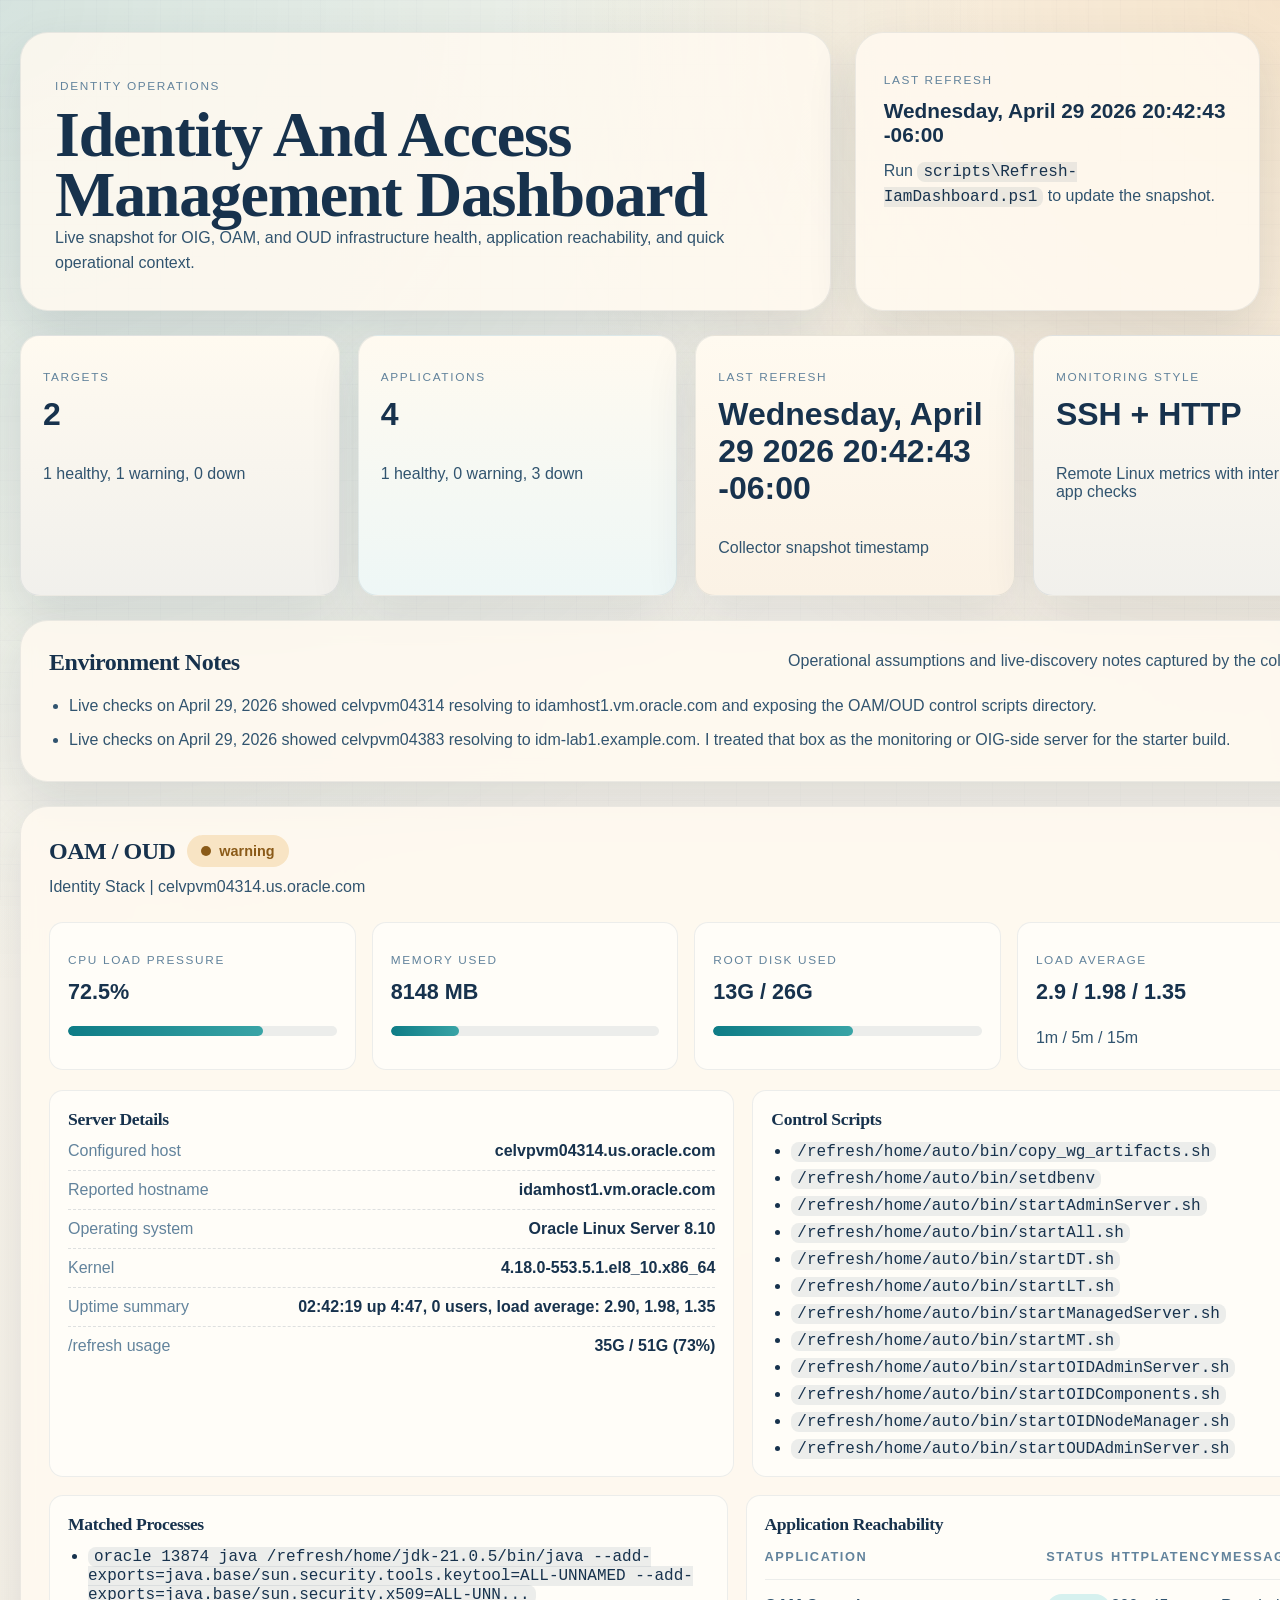
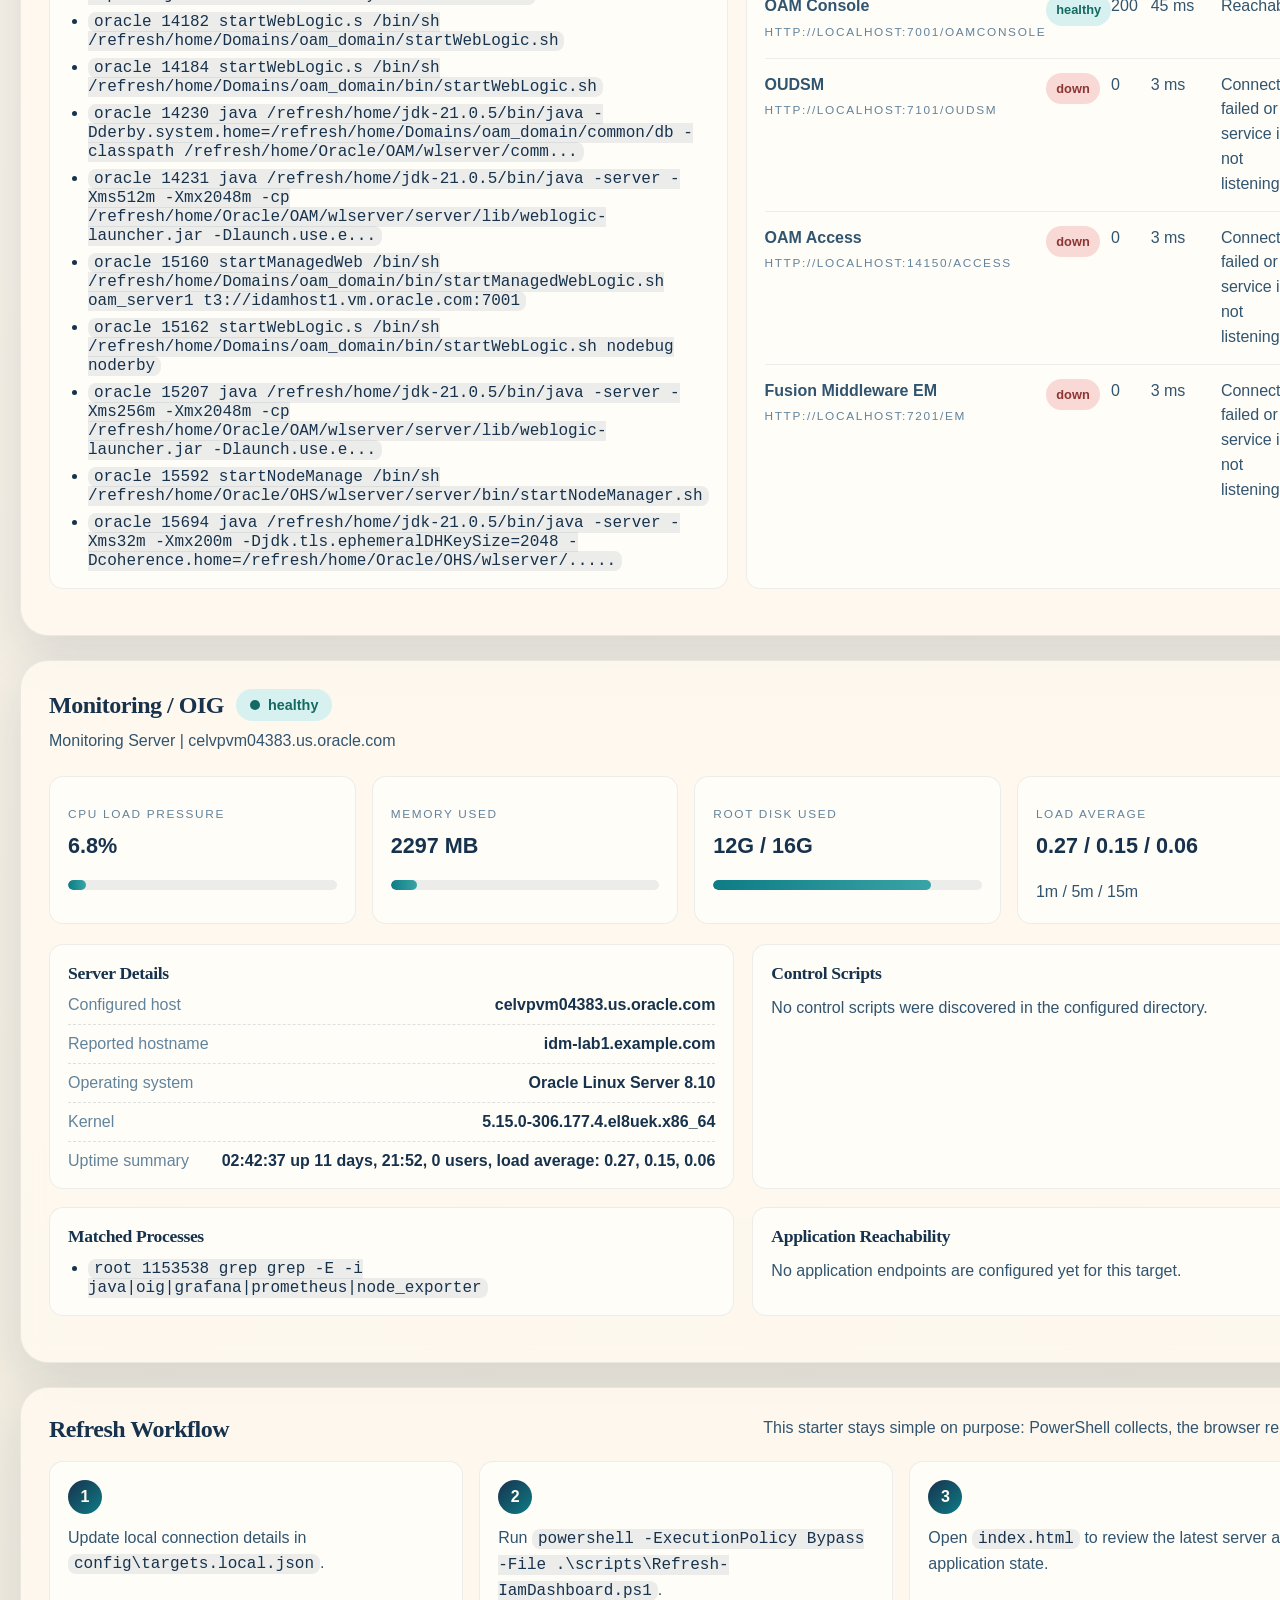
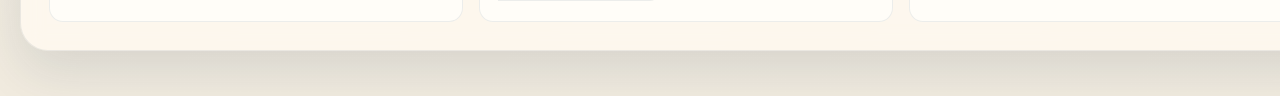
<file: index.html>
<!DOCTYPE html>
<html lang="en">
<head>
    <meta charset="utf-8">
    <meta name="viewport" content="width=device-width, initial-scale=1">
    <title>Oracle Identity &amp; Access Management Dashboard</title>
    <link rel="stylesheet" href="assets/styles.css">
</head>
<body>
    <div class="page-shell">
        <header class="hero">
            <div>
                <p class="eyebrow">Identity Operations</p>
                <h1 id="dashboard-title">Oracle Identity &amp; Access Management Dashboard</h1>
                <p class="hero-copy">
                    Live snapshot for OIG, OAM, and OUD infrastructure health, application reachability,
                    and quick operational context.
                </p>
            </div>
            <div class="hero-panel">
                <p class="panel-label">Last refresh</p>
                <p class="panel-value" id="generated-at">Waiting for data</p>
                <p class="panel-hint">
                    Run <code>scripts\Refresh-IamDashboard.ps1</code> to update the snapshot.
                </p>
            </div>
        </header>

        <main class="dashboard-layout">
            <section class="summary-grid" id="summary-grid"></section>

            <section class="notes-card">
                <div class="section-heading">
                    <h2>Environment Notes</h2>
                    <p>Operational assumptions and live-discovery notes captured by the collector.</p>
                </div>
                <ul id="notes-list" class="notes-list"></ul>
            </section>

            <section id="targets" class="targets-grid"></section>

            <section class="runbook-card">
                <div class="section-heading">
                    <h2>Refresh Workflow</h2>
                    <p>This starter stays simple on purpose: PowerShell collects, the browser renders.</p>
                </div>
                <div class="runbook-steps">
                    <div class="runbook-step">
                        <span>1</span>
                        <p>Update local connection details in <code>config\targets.local.json</code>.</p>
                    </div>
                    <div class="runbook-step">
                        <span>2</span>
                        <p>Run <code>powershell -ExecutionPolicy Bypass -File .\scripts\Refresh-IamDashboard.ps1</code>.</p>
                    </div>
                    <div class="runbook-step">
                        <span>3</span>
                        <p>Open <code>index.html</code> to review the latest server and application state.</p>
                    </div>
                </div>
            </section>
        </main>
    </div>

    <script src="data/dashboard-data.js"></script>
    <script src="assets/app.js"></script>
</body>
</html>
</file>
<file: assets/styles.css>
:root {
    --ink-900: #17324d;
    --ink-700: #31546f;
    --ink-500: #62839c;
    --paper: #f6f1e7;
    --paper-strong: #fffaf0;
    --teal: #0e7c86;
    --teal-soft: #d6f1ef;
    --amber: #d78b28;
    --amber-soft: #f8e4c4;
    --rose: #b94a48;
    --rose-soft: #f8d9d5;
    --shadow: 0 20px 50px rgba(23, 50, 77, 0.12);
    --radius-xl: 28px;
    --radius-lg: 20px;
    --radius-md: 14px;
}

* {
    box-sizing: border-box;
}

body {
    margin: 0;
    min-height: 100vh;
    color: var(--ink-900);
    background:
        radial-gradient(circle at top left, rgba(14, 124, 134, 0.16), transparent 28%),
        radial-gradient(circle at top right, rgba(215, 139, 40, 0.18), transparent 22%),
        linear-gradient(180deg, #fbf7ef 0%, #f1ebdf 100%);
    font-family: "Bahnschrift", "Aptos", "Segoe UI", sans-serif;
}

body::before {
    content: "";
    position: fixed;
    inset: 0;
    pointer-events: none;
    opacity: 0.35;
    background-image:
        linear-gradient(rgba(23, 50, 77, 0.04) 1px, transparent 1px),
        linear-gradient(90deg, rgba(23, 50, 77, 0.04) 1px, transparent 1px);
    background-size: 32px 32px;
}

.page-shell {
    position: relative;
    max-width: 1440px;
    margin: 0 auto;
    padding: 32px 20px 48px;
}

.hero {
    display: grid;
    grid-template-columns: minmax(0, 1.8fr) minmax(280px, 0.9fr);
    gap: 24px;
    align-items: stretch;
    margin-bottom: 24px;
}

.hero,
.notes-card,
.runbook-card,
.target-card,
.summary-card {
    animation: rise-in 500ms ease-out both;
}

.hero > div,
.notes-card,
.runbook-card,
.target-card,
.summary-card {
    background: rgba(255, 250, 240, 0.85);
    backdrop-filter: blur(10px);
    border: 1px solid rgba(23, 50, 77, 0.08);
    box-shadow: var(--shadow);
}

.hero > div:first-child {
    border-radius: var(--radius-xl);
    padding: 34px;
}

.hero-panel {
    border-radius: var(--radius-xl);
    padding: 28px;
    background:
        linear-gradient(140deg, rgba(14, 124, 134, 0.12), rgba(255, 250, 240, 0.92)),
        rgba(255, 250, 240, 0.92);
}

.eyebrow,
.panel-label,
.chip,
.metric-label,
.table-label {
    text-transform: uppercase;
    letter-spacing: 0.14em;
    font-size: 0.74rem;
    color: var(--ink-500);
}

h1,
h2,
h3 {
    margin: 0;
    font-family: "Rockwell", "Georgia", serif;
    font-weight: 700;
    letter-spacing: -0.02em;
}

h1 {
    margin-top: 10px;
    font-size: clamp(2.2rem, 5vw, 4.1rem);
    line-height: 0.95;
}

.hero-copy,
.panel-hint,
.section-heading p,
.target-meta,
.process-list,
.empty-state,
.notes-list,
.runbook-step p,
td,
th {
    margin: 0;
    line-height: 1.55;
    color: var(--ink-700);
}

.panel-value {
    margin: 10px 0 12px;
    font-size: 1.3rem;
    font-weight: 700;
}

.dashboard-layout {
    display: grid;
    gap: 24px;
}

.summary-grid {
    display: grid;
    grid-template-columns: repeat(4, minmax(0, 1fr));
    gap: 18px;
}

.summary-card {
    border-radius: var(--radius-lg);
    padding: 22px;
}

.summary-value {
    margin-top: 12px;
    font-size: 2rem;
    font-weight: 700;
}

.summary-caption {
    margin-top: 8px;
    color: var(--ink-700);
}

.summary-card.is-healthy {
    background: linear-gradient(180deg, var(--paper-strong), #eef7f6);
}

.summary-card.is-warning {
    background: linear-gradient(180deg, var(--paper-strong), #fbf2e5);
}

.summary-card.is-neutral {
    background: linear-gradient(180deg, var(--paper-strong), #f1f0ec);
}

.notes-card,
.runbook-card {
    border-radius: var(--radius-xl);
    padding: 28px;
}

.section-heading {
    display: flex;
    flex-wrap: wrap;
    justify-content: space-between;
    gap: 10px 18px;
    margin-bottom: 18px;
}

.notes-list {
    padding-left: 20px;
}

.notes-list li + li {
    margin-top: 10px;
}

.targets-grid {
    display: grid;
    gap: 24px;
}

.target-card {
    border-radius: var(--radius-xl);
    padding: 28px;
}

.target-header {
    display: flex;
    justify-content: space-between;
    gap: 18px;
    align-items: flex-start;
    margin-bottom: 22px;
}

.target-title {
    display: flex;
    align-items: center;
    gap: 12px;
    flex-wrap: wrap;
}

.status-pill {
    display: inline-flex;
    align-items: center;
    gap: 8px;
    padding: 8px 14px;
    border-radius: 999px;
    font-weight: 700;
    font-size: 0.9rem;
}

.status-pill::before {
    content: "";
    width: 10px;
    height: 10px;
    border-radius: 50%;
    background: currentColor;
}

.status-pill.is-healthy {
    color: #146a62;
    background: var(--teal-soft);
}

.status-pill.is-warning {
    color: #8a5a18;
    background: var(--amber-soft);
}

.status-pill.is-down {
    color: #8c3533;
    background: var(--rose-soft);
}

.target-meta {
    margin-top: 8px;
}

.metric-grid {
    display: grid;
    grid-template-columns: repeat(4, minmax(0, 1fr));
    gap: 16px;
    margin-bottom: 20px;
}

.metric-card {
    padding: 18px;
    border-radius: var(--radius-md);
    background: #fffdf8;
    border: 1px solid rgba(23, 50, 77, 0.08);
}

.metric-value {
    margin-top: 8px;
    font-size: 1.35rem;
    font-weight: 700;
}

.meter {
    margin-top: 12px;
    width: 100%;
    height: 10px;
    border-radius: 999px;
    background: rgba(23, 50, 77, 0.08);
    overflow: hidden;
}

.meter > span {
    display: block;
    height: 100%;
    border-radius: inherit;
    background: linear-gradient(90deg, var(--teal), #39a4a6);
}

.detail-grid {
    display: grid;
    grid-template-columns: 1.2fr 1fr;
    gap: 18px;
    margin-bottom: 18px;
}

.detail-card {
    padding: 18px;
    border-radius: var(--radius-md);
    background: #fffdf8;
    border: 1px solid rgba(23, 50, 77, 0.08);
}

.detail-card h3 {
    margin-bottom: 12px;
    font-size: 1.1rem;
}

.detail-list {
    display: grid;
    gap: 10px;
}

.detail-row {
    display: flex;
    justify-content: space-between;
    gap: 12px;
    padding-bottom: 10px;
    border-bottom: 1px dashed rgba(23, 50, 77, 0.14);
}

.detail-row:last-child {
    border-bottom: none;
    padding-bottom: 0;
}

.detail-key {
    color: var(--ink-500);
}

.detail-value {
    text-align: right;
    font-weight: 600;
    word-break: break-word;
}

.stack-list {
    display: grid;
    gap: 8px;
    margin: 0;
    padding-left: 20px;
}

.table-wrap {
    overflow-x: auto;
}

table {
    width: 100%;
    border-collapse: collapse;
    min-width: 540px;
}

thead th {
    text-align: left;
    font-size: 0.8rem;
    color: var(--ink-500);
    text-transform: uppercase;
    letter-spacing: 0.12em;
    padding: 0 0 12px;
}

tbody td {
    padding: 14px 0;
    border-top: 1px solid rgba(23, 50, 77, 0.08);
    vertical-align: top;
}

.small-pill {
    display: inline-flex;
    border-radius: 999px;
    padding: 6px 10px;
    font-size: 0.8rem;
    font-weight: 700;
}

.small-pill.is-healthy {
    background: var(--teal-soft);
    color: #146a62;
}

.small-pill.is-warning {
    background: var(--amber-soft);
    color: #8a5a18;
}

.small-pill.is-down {
    background: var(--rose-soft);
    color: #8c3533;
}

.runbook-steps {
    display: grid;
    grid-template-columns: repeat(3, minmax(0, 1fr));
    gap: 16px;
}

.runbook-step {
    padding: 18px;
    border-radius: var(--radius-md);
    background: #fffdf8;
    border: 1px solid rgba(23, 50, 77, 0.08);
}

.runbook-step span {
    display: inline-flex;
    align-items: center;
    justify-content: center;
    width: 34px;
    height: 34px;
    border-radius: 50%;
    margin-bottom: 12px;
    font-weight: 700;
    color: var(--paper-strong);
    background: linear-gradient(135deg, var(--ink-900), var(--teal));
}

code {
    font-family: "Cascadia Code", "Consolas", monospace;
    color: var(--ink-900);
    background: rgba(23, 50, 77, 0.08);
    padding: 1px 6px;
    border-radius: 8px;
}

@keyframes rise-in {
    from {
        opacity: 0;
        transform: translateY(14px);
    }

    to {
        opacity: 1;
        transform: translateY(0);
    }
}

@media (max-width: 1080px) {
    .hero,
    .detail-grid,
    .runbook-steps {
        grid-template-columns: 1fr;
    }

    .summary-grid,
    .metric-grid {
        grid-template-columns: repeat(2, minmax(0, 1fr));
    }
}

@media (max-width: 720px) {
    .page-shell {
        padding: 20px 14px 32px;
    }

    .summary-grid,
    .metric-grid {
        grid-template-columns: 1fr;
    }

    .target-header {
        flex-direction: column;
    }

    .hero > div:first-child,
    .hero-panel,
    .notes-card,
    .runbook-card,
    .target-card {
        padding: 22px;
    }

    h1 {
        line-height: 1;
    }
}
</file>
